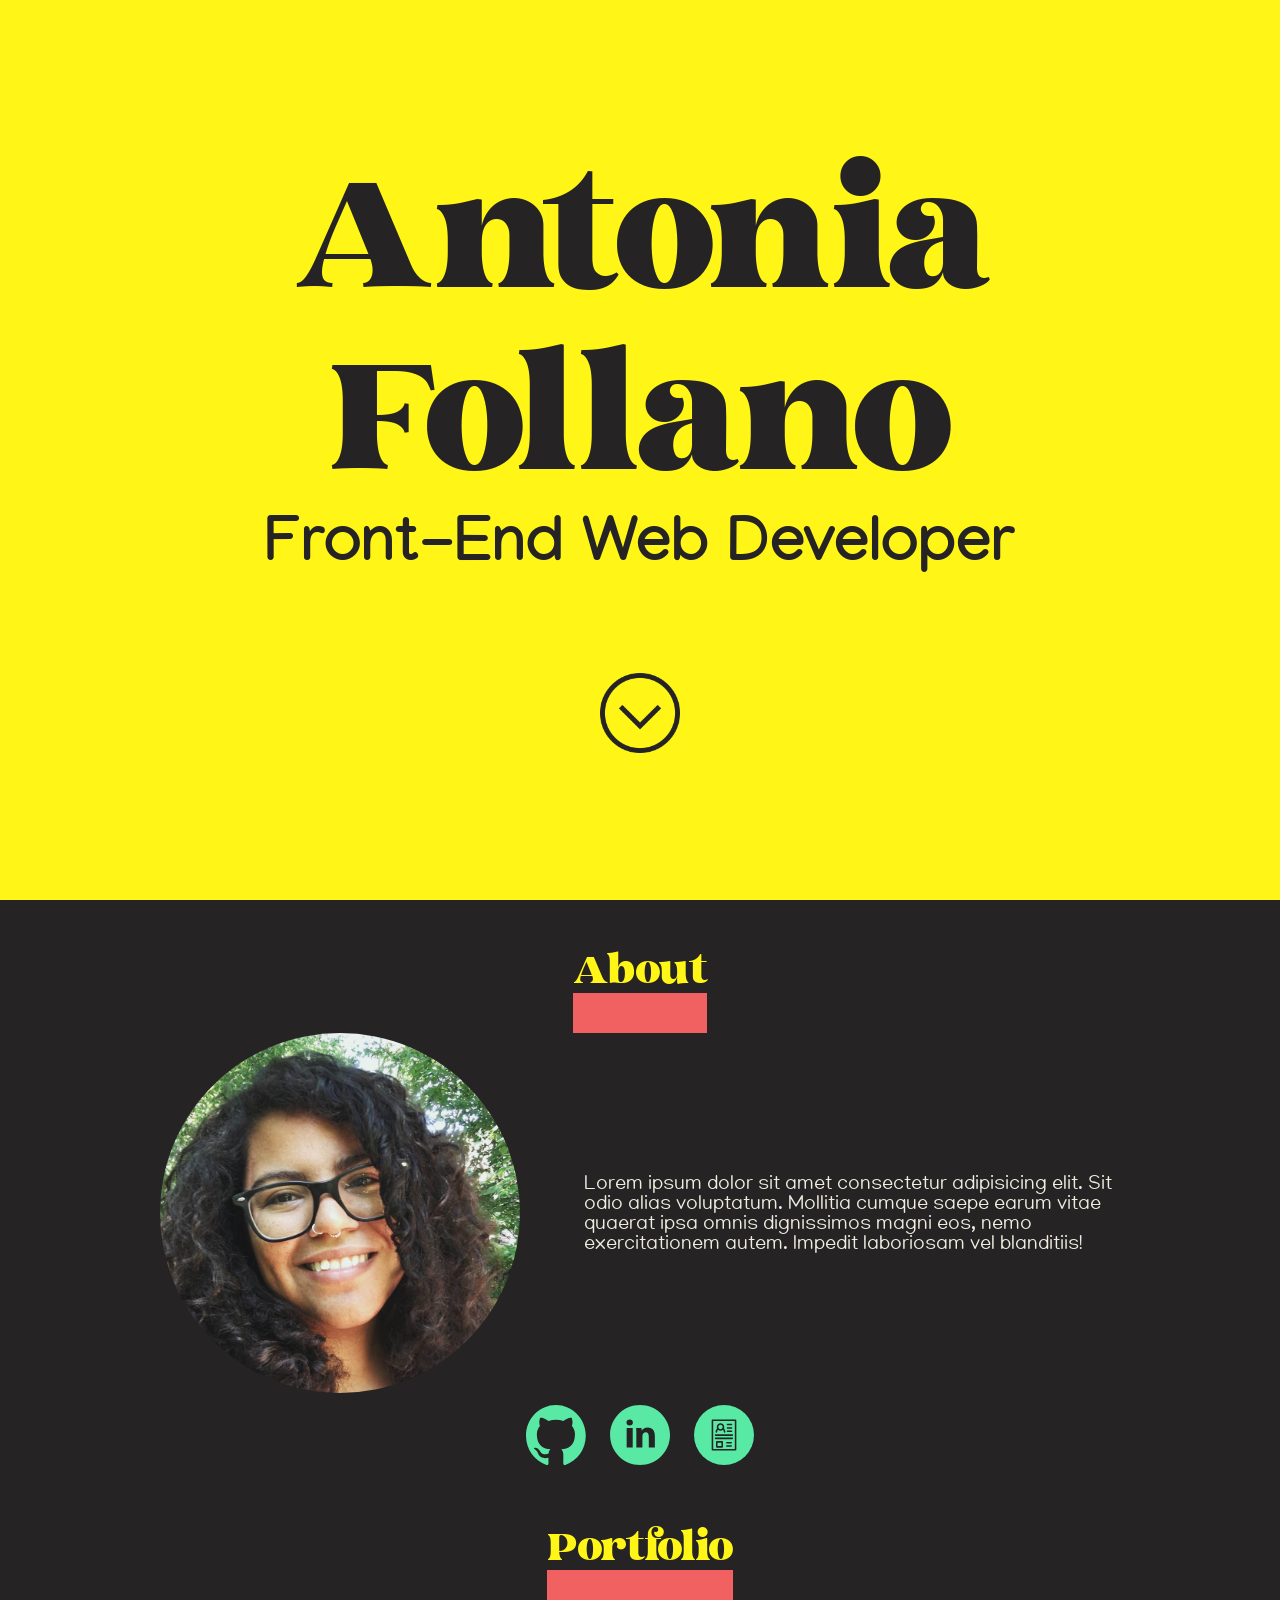
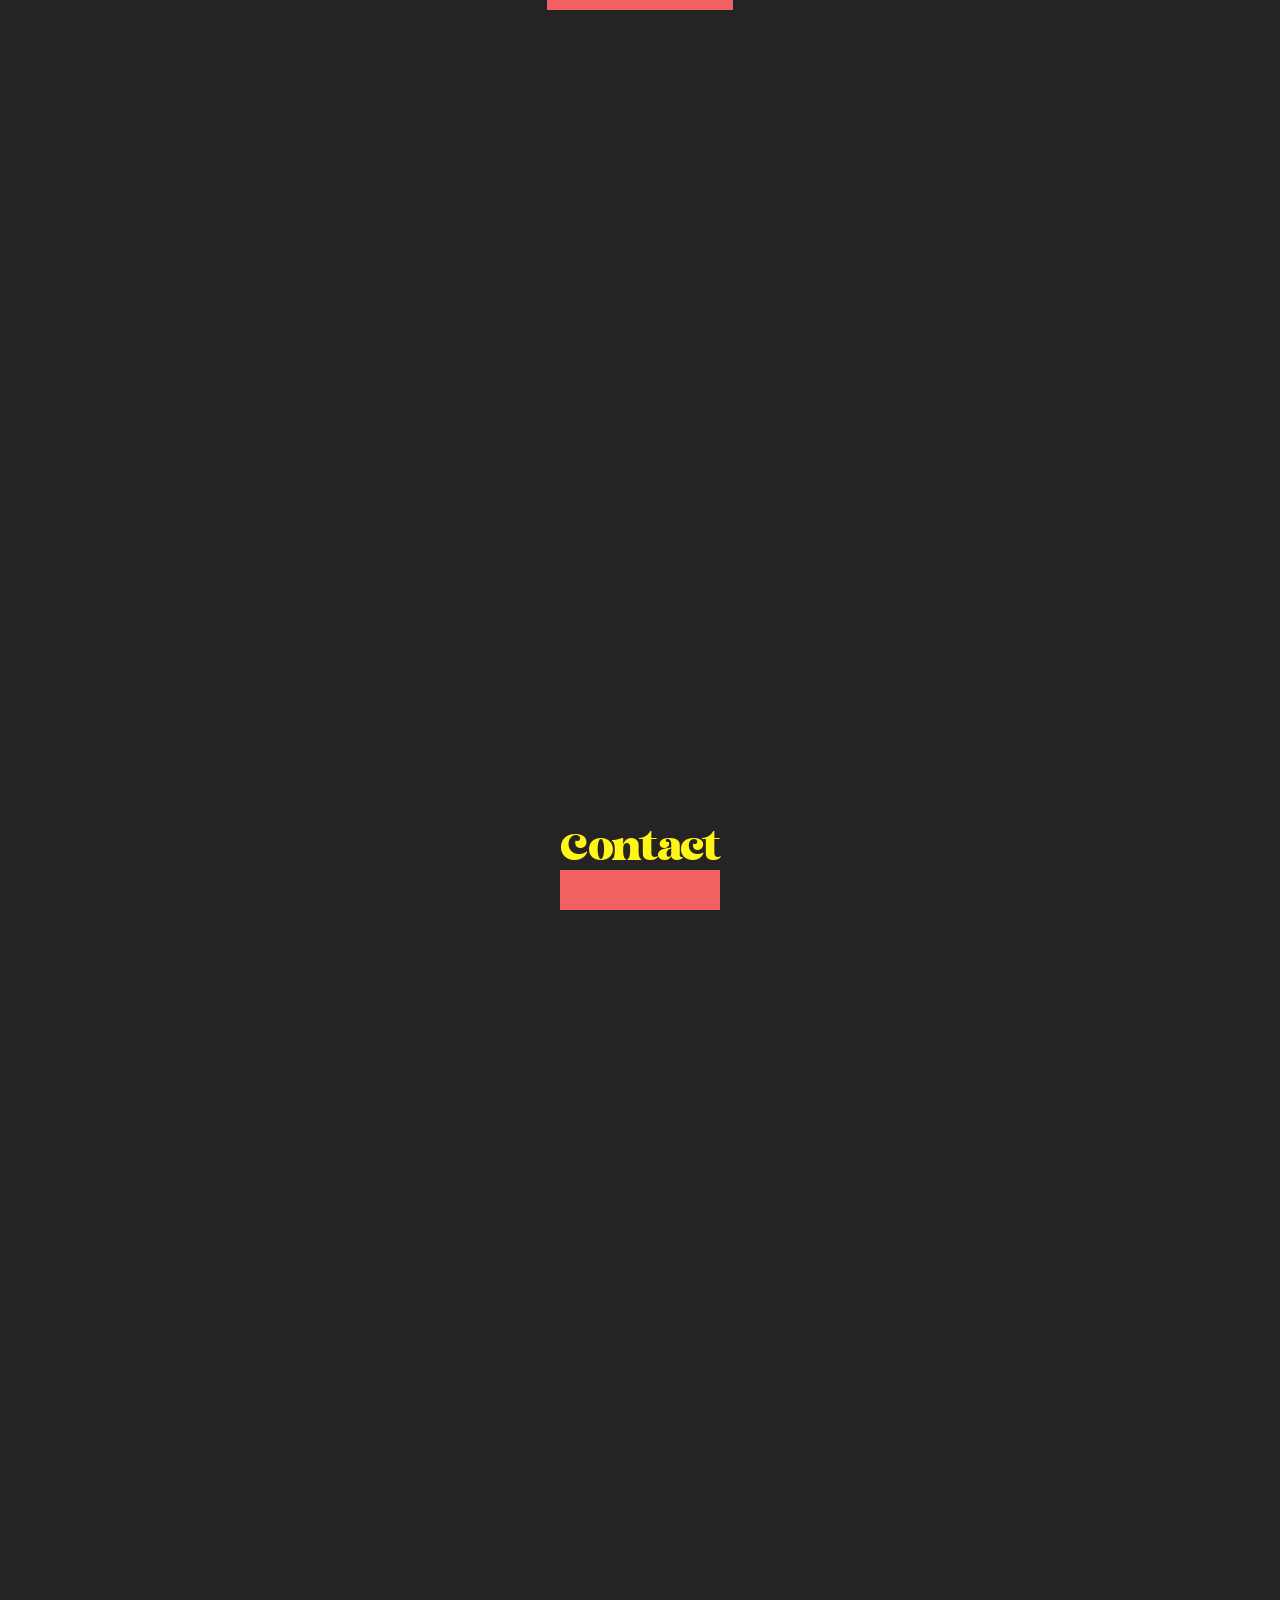
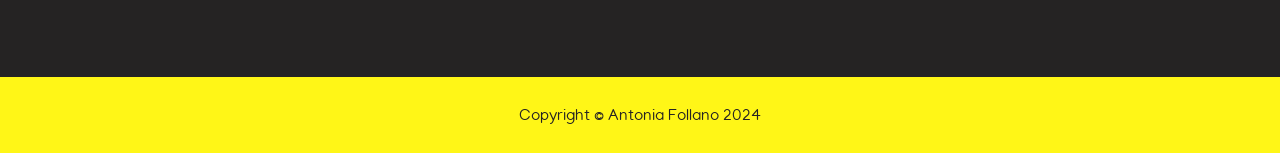
<file: docs/index.html>
<!DOCTYPE html>
<html lang="en">
<head>
    <meta charset="UTF-8">
    <meta name="viewport" content="width=device-width, initial-scale=1.0">
    <link rel="stylesheet" href="style.css">
    <title>Document</title>
</head>
<body>
    <div class="hero">
        <div>
            <h1>Antonia <br> Follano</h1>
            <h2>Front-End Web Developer</h2>
            <a href="#about"><img class="downicon" src="images/down.png"></a>
        </div>
       
    </div>
    
    <div class="contentwrapper">
        
        <div class="about" id="about">
            <div class="h3-container">
                <h3>About</h3>
            </div>
            <div class="about-container">
                
                <img class="profile-pic" src="images/squarepfp.jpg">
                <div>
                    Lorem ipsum dolor sit amet consectetur adipisicing elit. Sit odio alias voluptatum. Mollitia cumque saepe earum vitae quaerat ipsa omnis dignissimos magni eos, nemo exercitationem autem. Impedit laboriosam vel blanditiis!
                </div>
            </div>
            <div class="profilelinks">
                <img class="linkicon-img" src="images/icon-github.svg"> 
                <img class="linkicon-img" src="images/linkedin-with-circle.svg"> 
                <div class="linkicon"><img src="images/icon-resume.svg"> </div>
            </div>
        </div>
        <div class="portfolio">
            <div class="h3-container">
                <h3>Portfolio</h3>
            </div>
        </div>
        <div class="contact">
        <div class="h3-container">
            <h3>Contact</h3>
        </div>
        </div>
    </div>
    <div class="footer">
        Copyright © Antonia Follano 2024
    </div>
</body>
</html>
</file>
<file: docs/style.css>
@font-face {
    font-family: "Malibu";
    src: url(fonts/Malibu.woff);
}
@font-face {
    font-family: "Manjari";
    src: url(fonts/manjari-regular-webfont.woff);
    font-weight: 400;
    line-height: 100;
}
@font-face {
    font-family: "Manjari";
    src: url(fonts/manjari-bold-webfont.woff);
    font-weight: 700;
}
@font-face {
    font-family: "Manjari";
    src: url(fonts/manjari-thin-webfont.woff);
    font-weight: 200;
}

body {
    background-color: #252323;
    color: #EEEDE0;
    font-family: "Manjari";
    padding:0px;
    margin:0px;

   
}

h3 {
    font-family: "Malibu";
    color:#FFF617;
    font-weight: normal;
    text-align:center;
    font-size: 3em;
    border-bottom: 40px #F26161 solid;
    padding-right:0px;
    margin-bottom:0px;
    display:block;
}

.hero {
    font-family: "Malibu";
    background-color: #FFF617;
    color:#252323;
    margin: 0px;
    padding:0px;
    height:100vh;
    display: flex;
    flex-direction:column;
    justify-content: center;
    align-items: center;
    text-align: center;
    flex-shrink:0;

}

.hero h1 {
    font-weight:normal;
    margin:0px;
    font-size: 15vw;
    flex-shrink:1;
    color: #252323;

}

.hero h2 {
    font-family: "Manjari";
    flex-shrink: 0;
    font-size: 5vw;
    margin:0px;
}

.downicon {
    width:5rem;
    margin-top: 100px;
    filter: invert(12%) sepia(4%) saturate(480%) hue-rotate(314deg) brightness(93%) contrast(93%);

}

.contentwrapper {display:flex;
    flex-direction: column;
    justify-content:center;
    align-items: center;
}

.about {

    display:flex;
    flex-direction:column;
    justify-content: center;
    align-items: center;
    flex-grow: 0px;
    max-width: 60rem;
}
 
.profile-pic {
    width: 18em;
    border-radius: 50%;
    margin-right: 5vw;
    flex-shrink:2;
}

.about-container {
    display: flex;
    justify-content: center;
    align-items: center;
    font-size:20px;

}

.linkicon{
    background-color: #58EAA4;
    width: 60px;
    height: 60px;
    border-radius:50%;
    margin:12px;
    display:flex;
    justify-content: center;
    align-items: center;

}

.linkicon img {
    filter: invert(12%) sepia(4%) saturate(480%) hue-rotate(314deg) brightness(93%) contrast(93%);
}

.linkicon-img{
    width: 60px;
    height: 60px;
    padding:0px;
    margin:12px;
    filter: brightness(0) saturate(100%) invert(87%) sepia(9%) saturate(2514%) hue-rotate(88deg) brightness(96%) contrast(90%);
}

.profilelinks {display:flex;

}

.portfolio {
    height: 100vh;
    flex-shrink:0;
}

.contact {
    height: 100vh;
    flex-shrink: 0;
}

.footer {
    padding: 30px;
    margin:0px;
    background-color: #FFF617;
    color: #252323;
    text-align: center;

}
</file>
